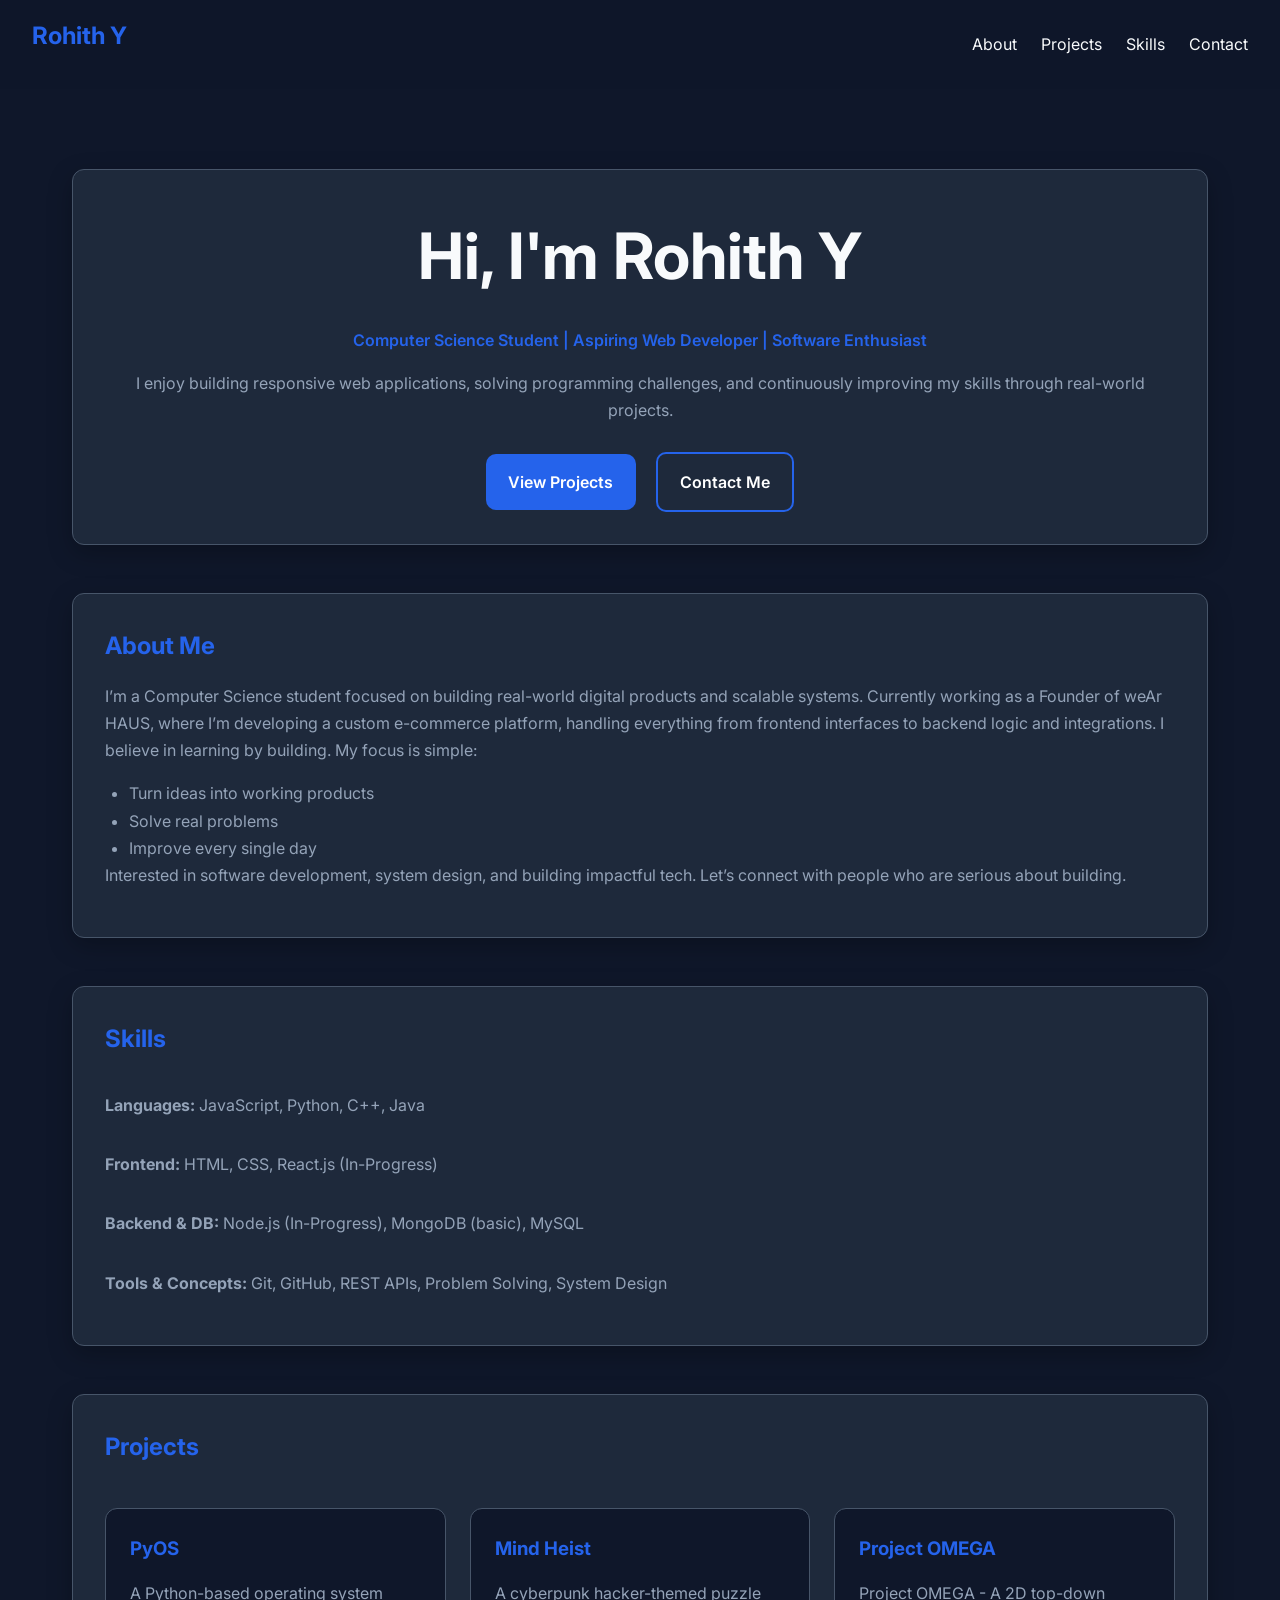
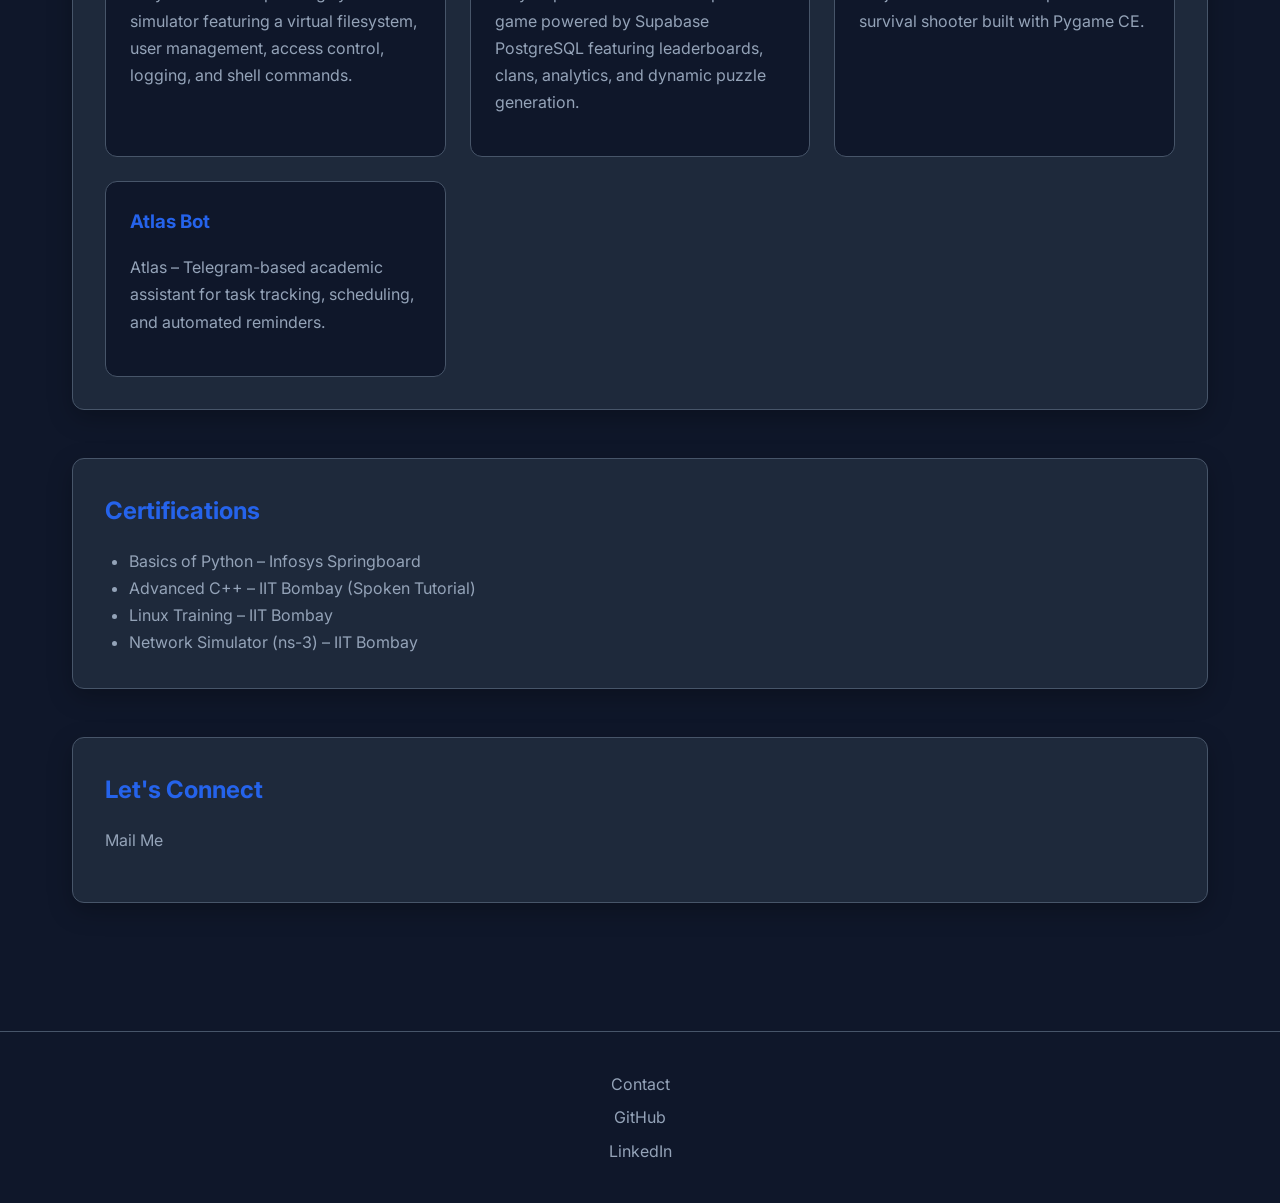
<file: semantic-portfolio/index.html>
<!doctype html>
<html lang="en">
  <head>
    <meta charset="UTF-8" />
    <meta name="viewport" content="width=device-width, initial-scale=1.0" />
    <title>Rohith Y | Web Developer Portfolio</title>
    <meta
      name="description"
      content="Portfolio of Rohith Y, a Computer Science student and aspiring Web Developer showcasing projects, skills, and achievements."
    />
    <meta name="author" content="Rohith Y" />
    <link rel="stylesheet" href="assets/css/style.css" />
    <!-- Favicon will be added later -->
    <!--<link rel="icon" href="assets/icons/favicon.ico" type="image/x-icon">-->
  </head>

  <body>
    <a href="#main-content" class="skip-link"> Skip to main content </a>
    <header>
      <h2>
        <a href="index.html" aria-current="page">Rohith Y</a>
      </h2>
      <nav aria-label="Primary Navigation">
        <ul>
          <li><a href="about.html">About</a></li>
          <li><a href="projects.html">Projects</a></li>
          <li><a href="skills.html">Skills</a></li>
          <li><a href="contact.html">Contact</a></li>
        </ul>
      </nav>
    </header>
    <main id="main-content">
      <section id="hero">
        <h1>Hi, I'm Rohith Y</h1>
        <p>
          Computer Science Student | Aspiring Web Developer | Software
          Enthusiast
        </p>
        <p>
          I enjoy building responsive web applications, solving programming
          challenges, and continuously improving my skills through real-world
          projects.
        </p>
        <a href="projects.html">View Projects</a>
        <a href="contact.html">Contact Me</a>
      </section>
      <hr />
      <section id="about">
        <h2>About Me</h2>
        <p>
          I’m a Computer Science student focused on building real-world digital
          products and scalable systems. Currently working as a Founder of weAr
          HAUS, where I’m developing a custom e-commerce platform, handling
          everything from frontend interfaces to backend logic and integrations.
          I believe in learning by building. My focus is simple:
        </p>
        <ul>
          <li>Turn ideas into working products</li>
          <li>Solve real problems</li>
          <li>Improve every single day</li>
        </ul>
        <p>
          Interested in software development, system design, and building
          impactful tech. Let’s connect with people who are serious about
          building.
        </p>
      </section>
      <hr />
      <section id="skills">
        <h2>Skills</h2>
        <p><strong>Languages:</strong> JavaScript, Python, C++, Java</p>
        <p><strong>Frontend:</strong> HTML, CSS, React.js (In-Progress)</p>
        <p>
          <strong>Backend & DB:</strong> Node.js (In-Progress), MongoDB (basic),
          MySQL
        </p>
        <p>
          <strong>Tools & Concepts:</strong> Git, GitHub, REST APIs, Problem
          Solving, System Design
        </p>
      </section>
      <hr />
      <section id="projects">
        <h2>Projects</h2>
        <article>
          <h3>PyOS</h3>
          <p>
            A Python-based operating system simulator featuring a virtual
            filesystem, user management, access control, logging, and shell
            commands.
          </p>
        </article>
        <article>
          <h3>Mind Heist</h3>
          <p>
            A cyberpunk hacker-themed puzzle game powered by Supabase PostgreSQL
            featuring leaderboards, clans, analytics, and dynamic puzzle
            generation.
          </p>
        </article>
        <article>
          <h3>Project OMEGA</h3>
          <p>
            Project OMEGA - A 2D top-down survival shooter built with Pygame CE.
          </p>
        </article>
        <article>
          <h3>Atlas Bot</h3>
          <p>
            Atlas – Telegram-based academic assistant for task tracking,
            scheduling, and automated reminders.
          </p>
        </article>
      </section>
      <hr />
      <section id="certifications">
        <h2>Certifications</h2>
        <ul>
          <li>Basics of Python – Infosys Springboard</li>
          <li>Advanced C++ – IIT Bombay (Spoken Tutorial)</li>
          <li>Linux Training – IIT Bombay</li>
          <li>Network Simulator (ns-3) – IIT Bombay</li>
        </ul>
      </section>
      <hr />
      <section id="contact">
        <h2>Let's Connect</h2>
        <p>
          <a href="mailto:cyberrohith07@gmail.com">Mail Me</a>
        </p>
      </section>
      <hr />
    </main>
    <footer>
      <p><a href="mailto:cyberrohith07@gmail.com">Contact</a></p>
      <p>
        <a
          href="https://github.com/r0-vex"
          target="_blank"
          rel="noopener noreferrer"
          >GitHub</a
        >
      </p>
      <p>
        <a
          href="https://www.linkedin.com/in/cyberrohith/"
          target="_blank"
          rel="noopener noreferrer"
          >LinkedIn</a
        >
      </p>
    </footer>
  </body>
</html>
</file>
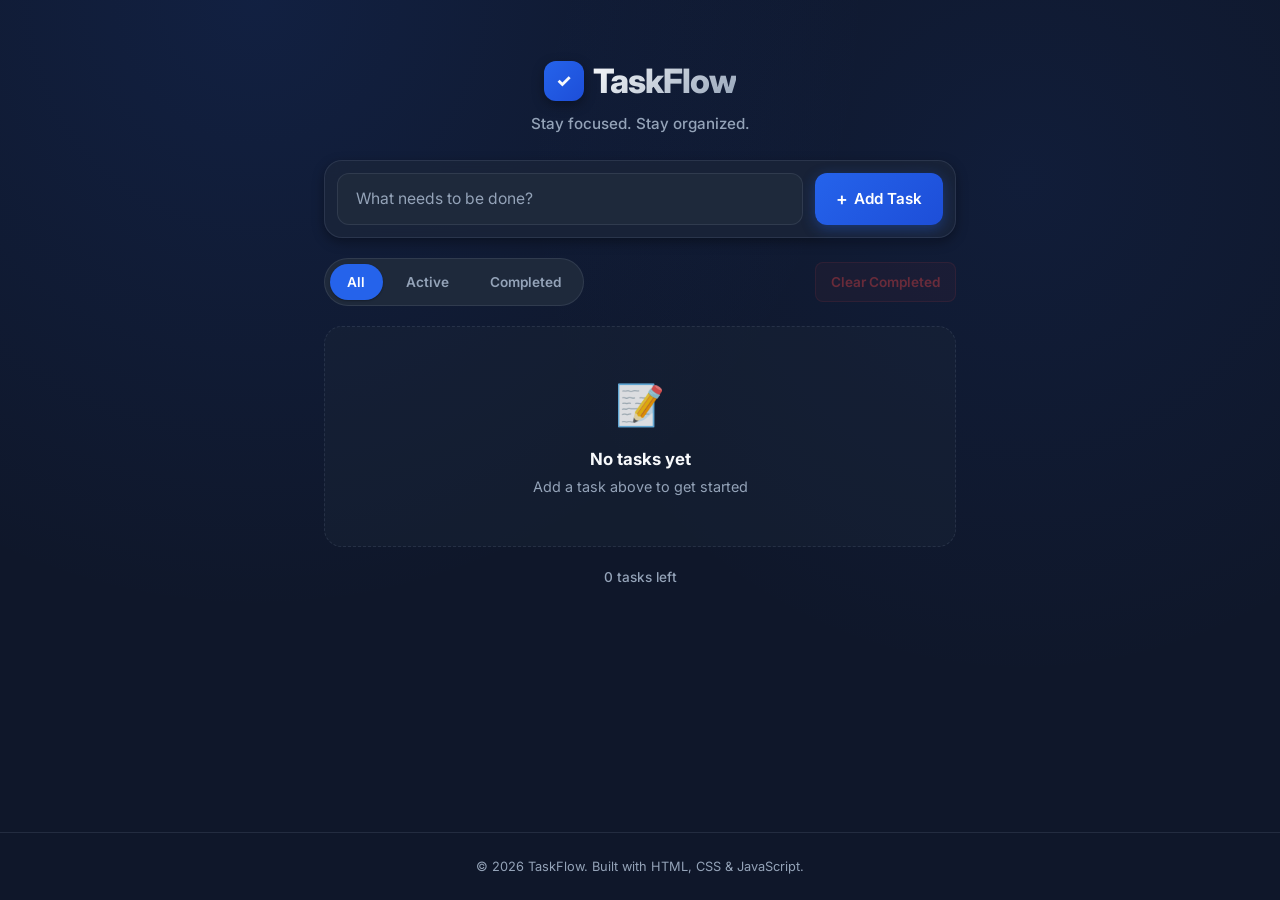
<file: todo-app/index.html>
<!DOCTYPE html>
<html lang="en">
<head>
  <meta charset="UTF-8" />
  <meta name="viewport" content="width=device-width, initial-scale=1.0" />
  <meta name="description" content="A modern, dark-themed to-do list application to organize your tasks efficiently. Built with HTML5, CSS3, and Vanilla JavaScript." />
  <meta name="theme-color" content="#0F172A" />
  <title>TaskFlow — Modern To-Do List App</title>
  <link rel="preconnect" href="https://fonts.googleapis.com">
  <link rel="preconnect" href="https://fonts.gstatic.com" crossorigin>
  <link href="https://fonts.googleapis.com/css2?family=Inter:wght@400;500;600;700;800&display=swap" rel="stylesheet">
  <link rel="stylesheet" href="assets/css/style.css" />
</head>
<body>
  <a href="#main-content" class="skip-link">Skip to main content</a>

  <header class="app-header">
    <div class="header-inner">
      <div class="brand">
        <span class="brand-icon" aria-hidden="true">✓</span>
        <h1 class="brand-title">TaskFlow</h1>
      </div>
      <p class="brand-subtitle">Stay focused. Stay organized.</p>
    </div>
  </header>

  <main id="main-content" class="app-main">
    <section class="task-input-section" aria-labelledby="add-task-heading">
      <h2 id="add-task-heading" class="visually-hidden">Add a new task</h2>
      <form id="task-form" class="task-form" autocomplete="off">
        <div class="input-wrapper">
          <label for="task-input" class="visually-hidden">Task description</label>
          <input
            type="text"
            id="task-input"
            name="task-input"
            class="task-input"
            placeholder="What needs to be done?"
            maxlength="200"
            required
          />
        </div>
        <button type="submit" class="btn btn-primary" id="add-btn">
          <span class="btn-icon" aria-hidden="true">+</span>
          <span>Add Task</span>
        </button>
      </form>
    </section>

    <section class="filters-section" aria-labelledby="filters-heading">
      <h2 id="filters-heading" class="visually-hidden">Filter tasks</h2>
      <div class="filters-wrapper">
        <div class="filter-buttons" role="group" aria-label="Task filters">
          <button type="button" class="filter-btn active" data-filter="all">All</button>
          <button type="button" class="filter-btn" data-filter="active">Active</button>
          <button type="button" class="filter-btn" data-filter="completed">Completed</button>
        </div>
        <button type="button" class="btn btn-danger-ghost" id="clear-completed-btn">
          Clear Completed
        </button>
      </div>
    </section>

    <section class="task-list-section" aria-labelledby="task-list-heading">
      <h2 id="task-list-heading" class="visually-hidden">Your tasks</h2>

      <ul class="task-list" id="task-list" aria-live="polite"></ul>

      <div class="empty-state" id="empty-state">
        <div class="empty-state-icon" aria-hidden="true">📝</div>
        <p class="empty-state-title">No tasks yet</p>
        <p class="empty-state-subtitle">Add a task above to get started</p>
      </div>
    </section>

    <section class="counter-section" aria-live="polite">
      <p class="task-counter" id="task-counter">0 tasks left</p>
    </section>
  </main>

  <footer class="app-footer">
    <p>&copy; <span id="current-year"></span> TaskFlow. Built with HTML, CSS &amp; JavaScript.</p>
  </footer>

  <script src="assets/js/app.js"></script>
</body>
</html>
</file>
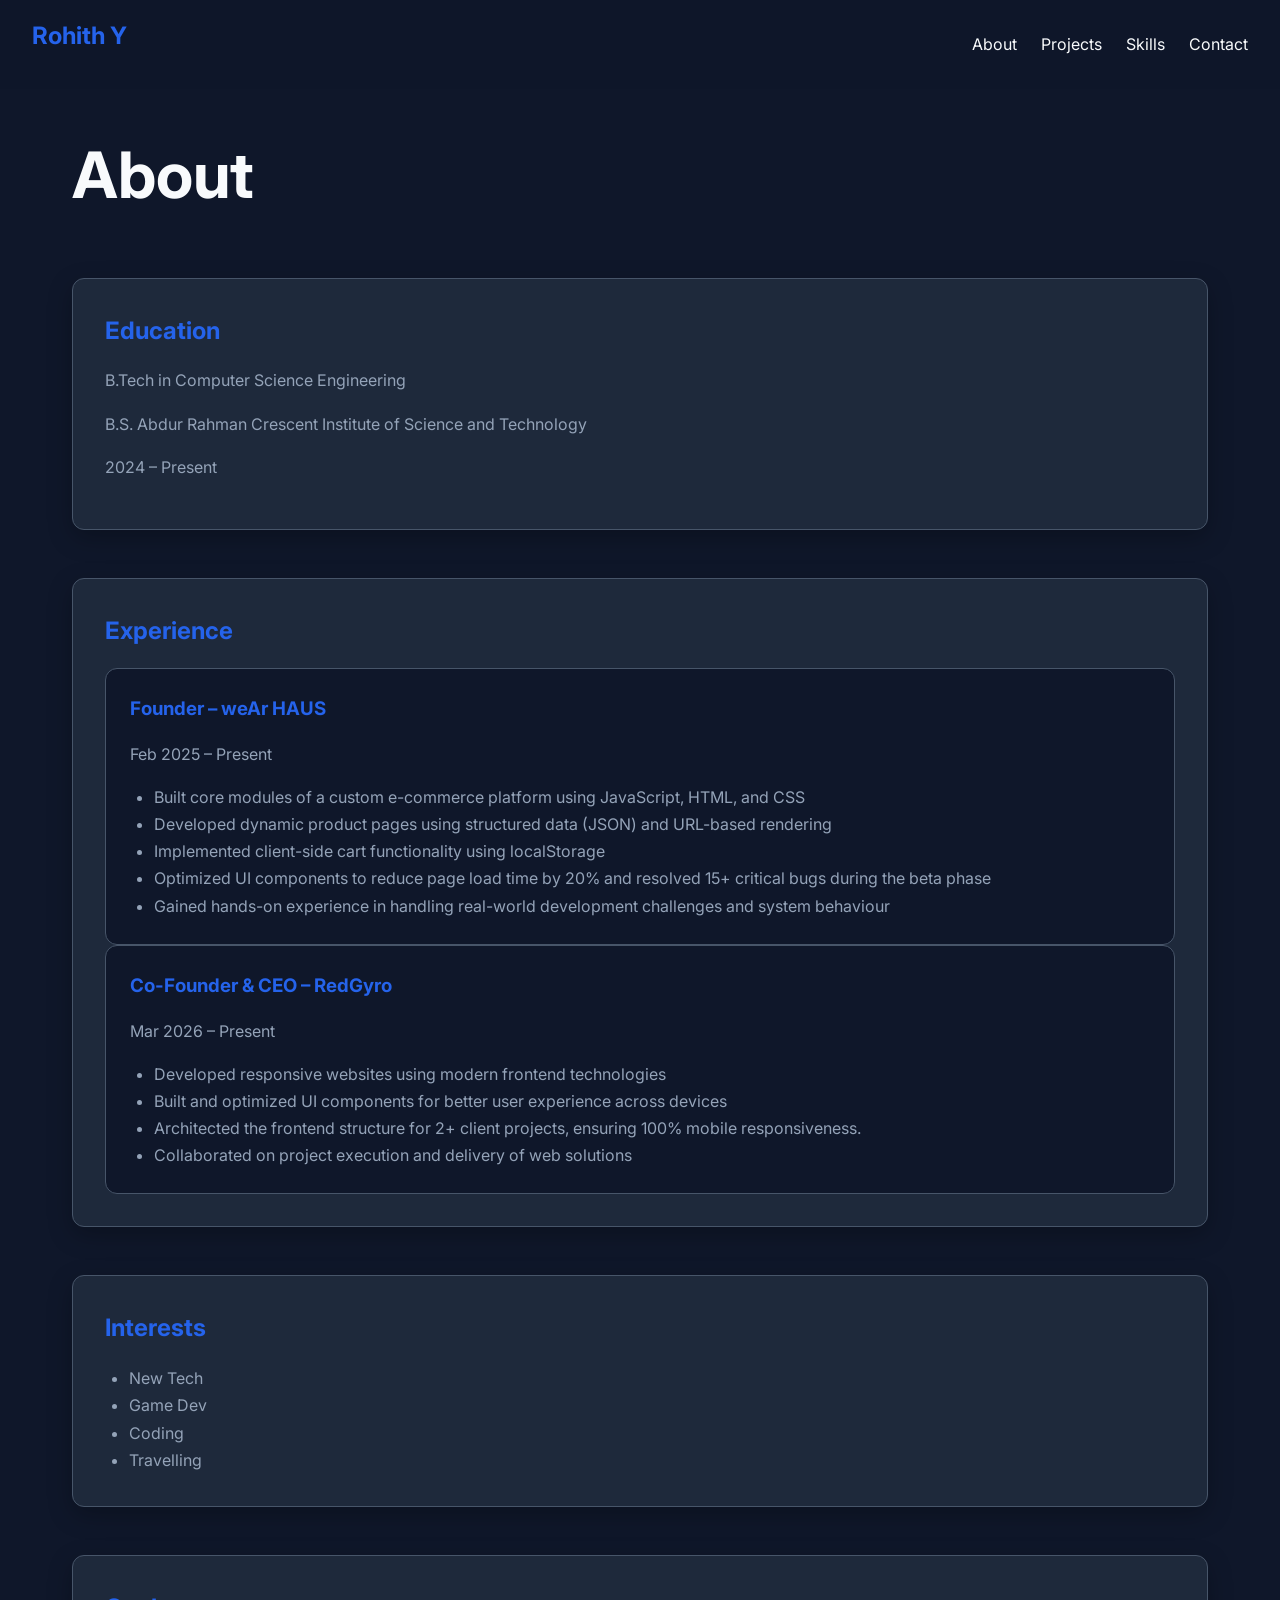
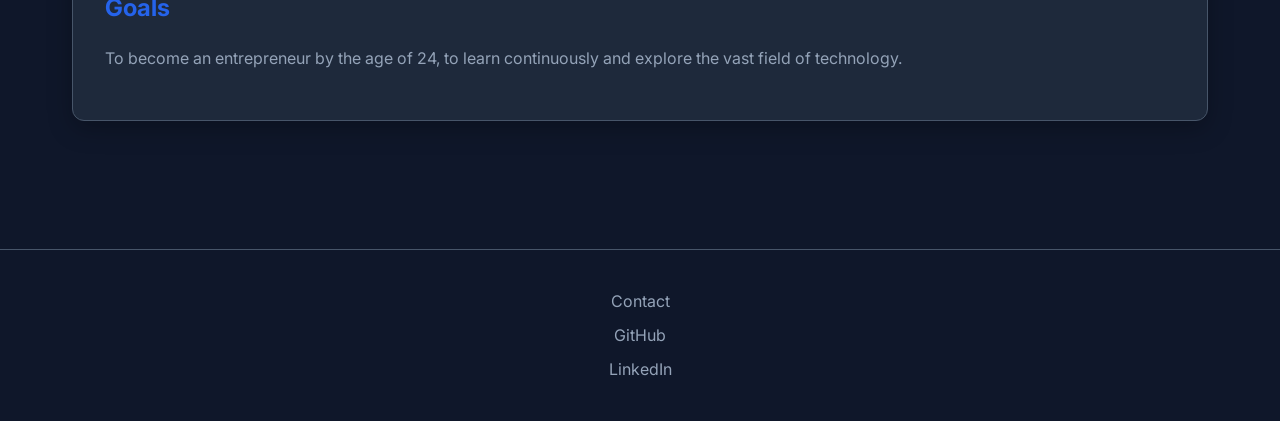
<file: semantic-portfolio/about.html>
<!doctype html>
<html lang="en">
  <head>
    <meta charset="UTF-8" />
    <meta name="viewport" content="width=device-width, initial-scale=1.0" />
    <title>About | Rohith Y</title>
    <meta
      name="description"
      content="Portfolio of Rohith Y, a Computer Science student and aspiring Web Developer showcasing projects, skills, and achievements."
    />
    <meta name="author" content="Rohith Y" />
    <link rel="stylesheet" href="assets/css/style.css" />
    <!-- Favicon will be added later -->
    <!--<link rel="icon" href="assets/icons/favicon.ico" type="image/x-icon">-->
  </head>

  <body>
    <a href="#main-content" class="skip-link"> Skip to main content </a>
    <header>
      <h2>
        <a href="index.html">Rohith Y</a>
      </h2>
      <nav aria-label="Primary Navigation">
        <ul>
          <li><a href="about.html" aria-current="page">About</a></li>
          <li><a href="projects.html">Projects</a></li>
          <li><a href="skills.html">Skills</a></li>
          <li><a href="contact.html">Contact</a></li>
        </ul>
      </nav>
    </header>
    <main id="main-content">
      <h1>About</h1>
      <section id="education">
        <h2>Education</h2>
        <p>B.Tech in Computer Science Engineering</p>
        <p>B.S. Abdur Rahman Crescent Institute of Science and Technology</p>
        <p>2024 – Present</p>
      </section>
      <hr />
      <section id="experience">
        <h2>Experience</h2>
        <article id="wear-haus">
          <h3>Founder – weAr HAUS</h3>
          <p>Feb 2025 – Present</p>
          <ul>
            <li>
              Built core modules of a custom e-commerce platform using
              JavaScript, HTML, and CSS
            </li>
            <li>
              Developed dynamic product pages using structured data (JSON) and
              URL-based rendering
            </li>
            <li>
              Implemented client-side cart functionality using localStorage
            </li>
            <li>
              Optimized UI components to reduce page load time by 20% and
              resolved 15+ critical bugs during the beta phase
            </li>
            <li>
              Gained hands-on experience in handling real-world development
              challenges and system behaviour
            </li>
          </ul>
        </article>
        <article id="redgyro">
          <h3>Co-Founder & CEO – RedGyro</h3>
          <p>Mar 2026 – Present</p>
          <ul>
            <li>
              Developed responsive websites using modern frontend technologies
            </li>
            <li>
              Built and optimized UI components for better user experience
              across devices
            </li>
            <li>
              Architected the frontend structure for 2+ client projects,
              ensuring 100% mobile responsiveness.
            </li>
            <li>
              Collaborated on project execution and delivery of web solutions
            </li>
          </ul>
        </article>
      </section>
      <hr />
      <section id="interests">
        <h2>Interests</h2>
        <ul>
          <li>New Tech</li>
          <li>Game Dev</li>
          <li>Coding</li>
          <li>Travelling</li>
        </ul>
        <hr />
      </section>
      <section id="goals">
        <h2>Goals</h2>
        <p>
          To become an entrepreneur by the age of 24, to learn continuously and
          explore the vast field of technology.
        </p>
        <hr />
      </section>
    </main>
    <footer>
      <p><a href="mailto:cyberrohith07@gmail.com">Contact</a></p>
      <p>
        <a
          href="https://github.com/r0-vex"
          target="_blank"
          rel="noopener noreferrer"
          >GitHub</a
        >
      </p>
      <p>
        <a
          href="https://www.linkedin.com/in/cyberrohith/"
          target="_blank"
          rel="noopener noreferrer"
          >LinkedIn</a
        >
      </p>
    </footer>
  </body>
</html>
</file>
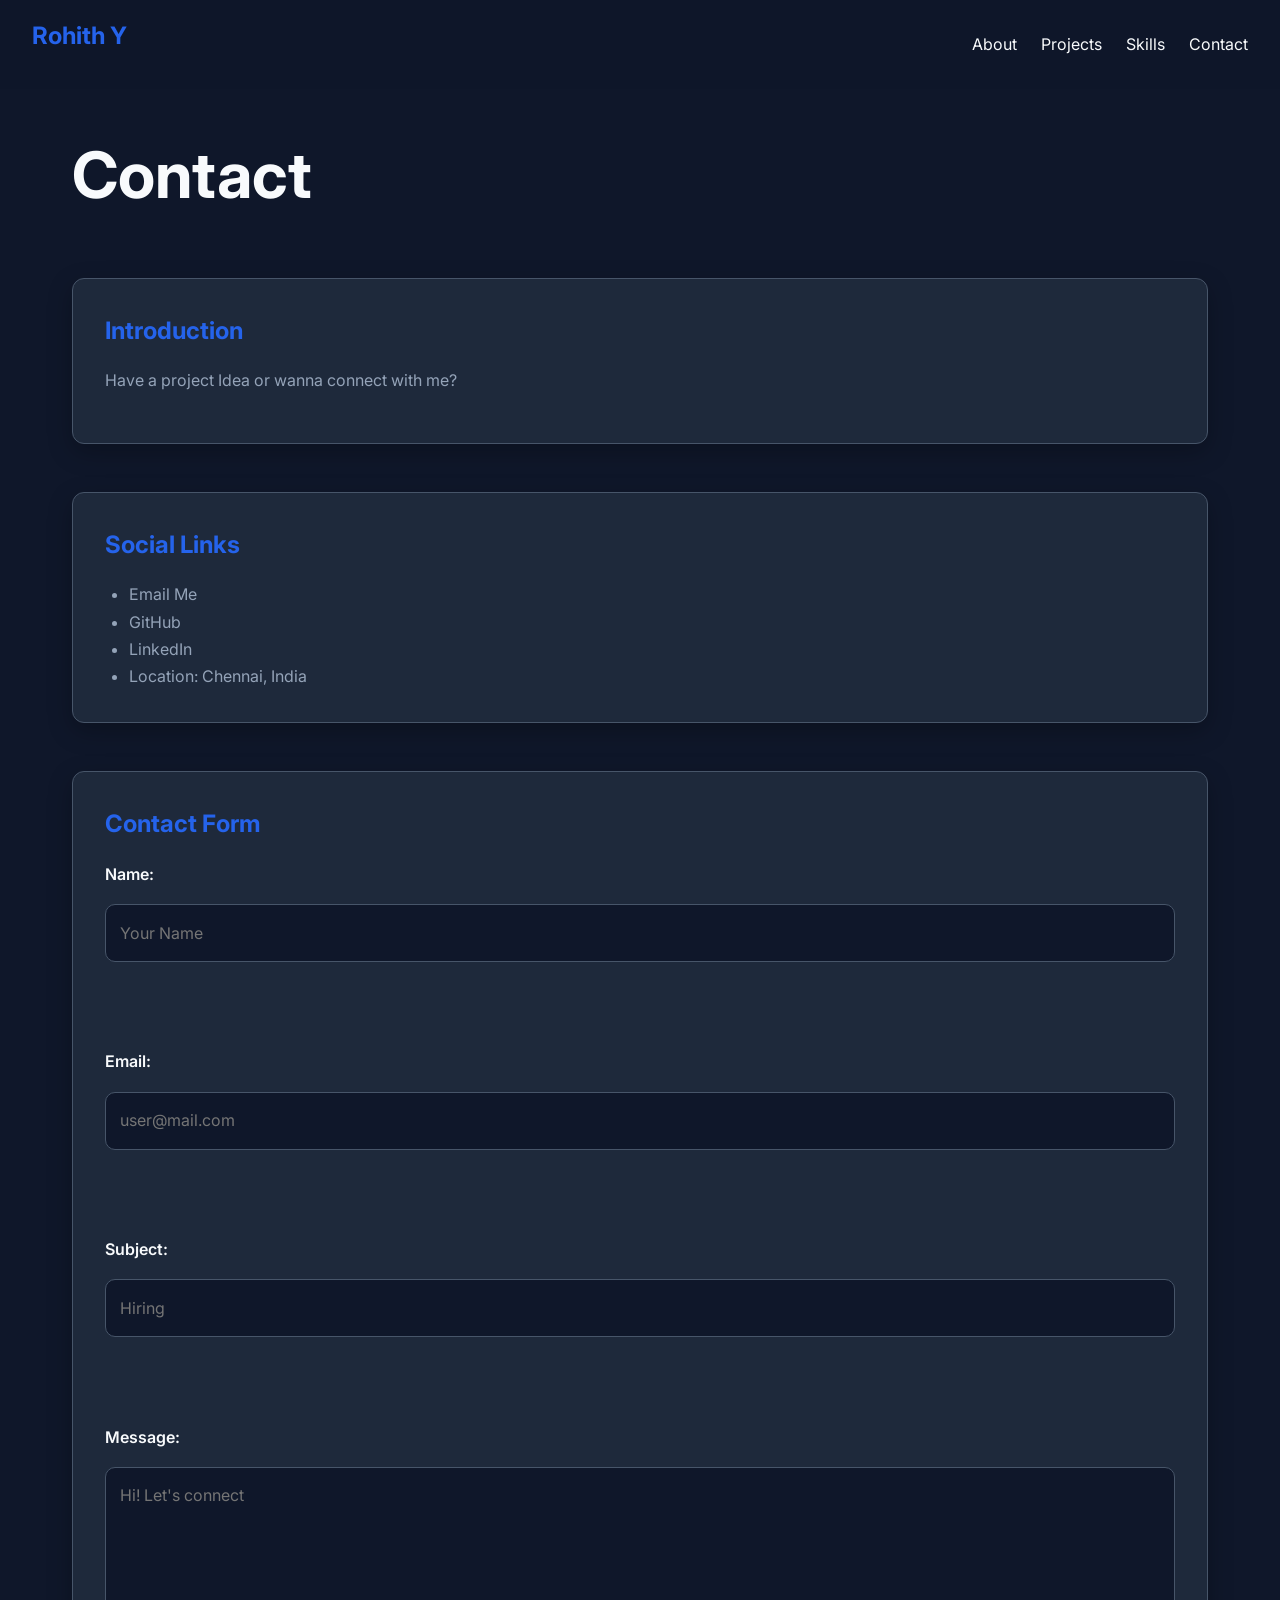
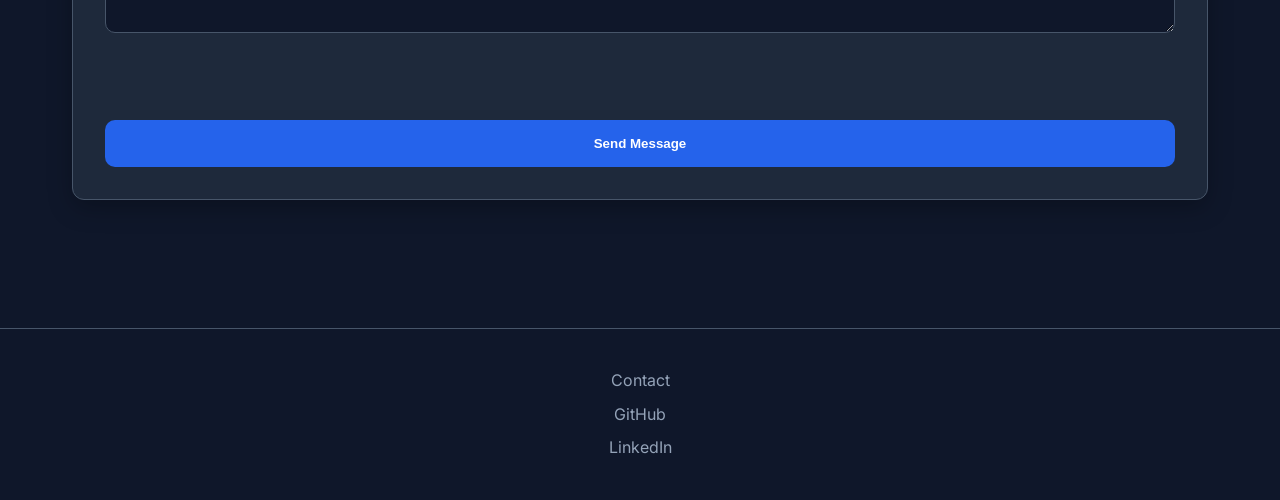
<file: semantic-portfolio/contact.html>
<!doctype html>
<html lang="en">
  <head>
    <meta charset="UTF-8" />
    <meta name="viewport" content="width=device-width, initial-scale=1.0" />
    <title>Contact | Rohith Y</title>
    <meta
      name="description"
      content="Get in touch with Rohith Y for collaborations, internships, or software development opportunities."
    />
    <meta name="author" content="Rohith Y" />
    <link rel="stylesheet" href="assets/css/style.css" />
    <!-- Favicon will be added later -->
    <!--<link rel="icon" href="assets/icons/favicon.ico" type="image/x-icon">-->
  </head>

  <body>
    <a href="#main-content" class="skip-link"> Skip to main content </a>
    <header>
      <h2>
        <a href="index.html">Rohith Y</a>
      </h2>
      <nav aria-label="Primary Navigation">
        <ul>
          <li><a href="about.html">About</a></li>
          <li><a href="projects.html">Projects</a></li>
          <li><a href="skills.html">Skills</a></li>
          <li><a href="contact.html" aria-current="page">Contact</a></li>
        </ul>
      </nav>
    </header>
    <main id="main-content">
      <h1>Contact</h1>
      <section id="intro">
        <h2>Introduction</h2>
        <p>Have a project Idea or wanna connect with me?</p>
        <hr />
      </section>
      <section id="links">
        <h2>Social Links</h2>
        <ul>
          <li><a href="mailto:cyberrohith07@gmail.com">Email Me</a></li>
          <li>
            <a
              href="https://github.com/r0-vex"
              target="_blank"
              rel="noopener noreferrer"
              >GitHub</a
            >
          </li>
          <li>
            <a
              href="https://www.linkedin.com/in/cyberrohith/"
              target="_blank"
              rel="noopener noreferrer"
              >LinkedIn</a
            >
          </li>
          <li>Location: Chennai, India</li>
        </ul>
        <hr />
      </section>
      <section id="contact-form">
        <!--doesn't have functionality yet just semantic-->
        <h2>Contact Form</h2>
        <form action="thankyou.html">
          <label for="name">Name: </label>
          <input
            id="name"
            name="name"
            type="text"
            placeholder="Your Name"
            required
          /><br /><br />
          <label for="mail">Email: </label>
          <input
            id="mail"
            name="mail"
            type="email"
            placeholder="user@mail.com"
            required
          /><br /><br />
          <label for="subject">Subject: </label>
          <input
            id="subject"
            name="subject"
            type="text"
            placeholder="Hiring"
            required
          />
          <br /><br />
          <label for="message">Message: </label>
          <textarea
            id="message"
            rows="5"
            cols="30"
            name="message"
            placeholder="Hi! Let's connect"
            required
          ></textarea
          ><br /><br />
          <button type="submit">Send Message</button>
        </form>
        <hr />
      </section>
    </main>
    <footer>
      <p><a href="mailto:cyberrohith07@gmail.com">Contact</a></p>
      <p>
        <a
          href="https://github.com/r0-vex"
          target="_blank"
          rel="noopener noreferrer"
          >GitHub</a
        >
      </p>
      <p>
        <a
          href="https://www.linkedin.com/in/cyberrohith/"
          target="_blank"
          rel="noopener noreferrer"
          >LinkedIn</a
        >
      </p>
    </footer>
  </body>
</html>
</file>
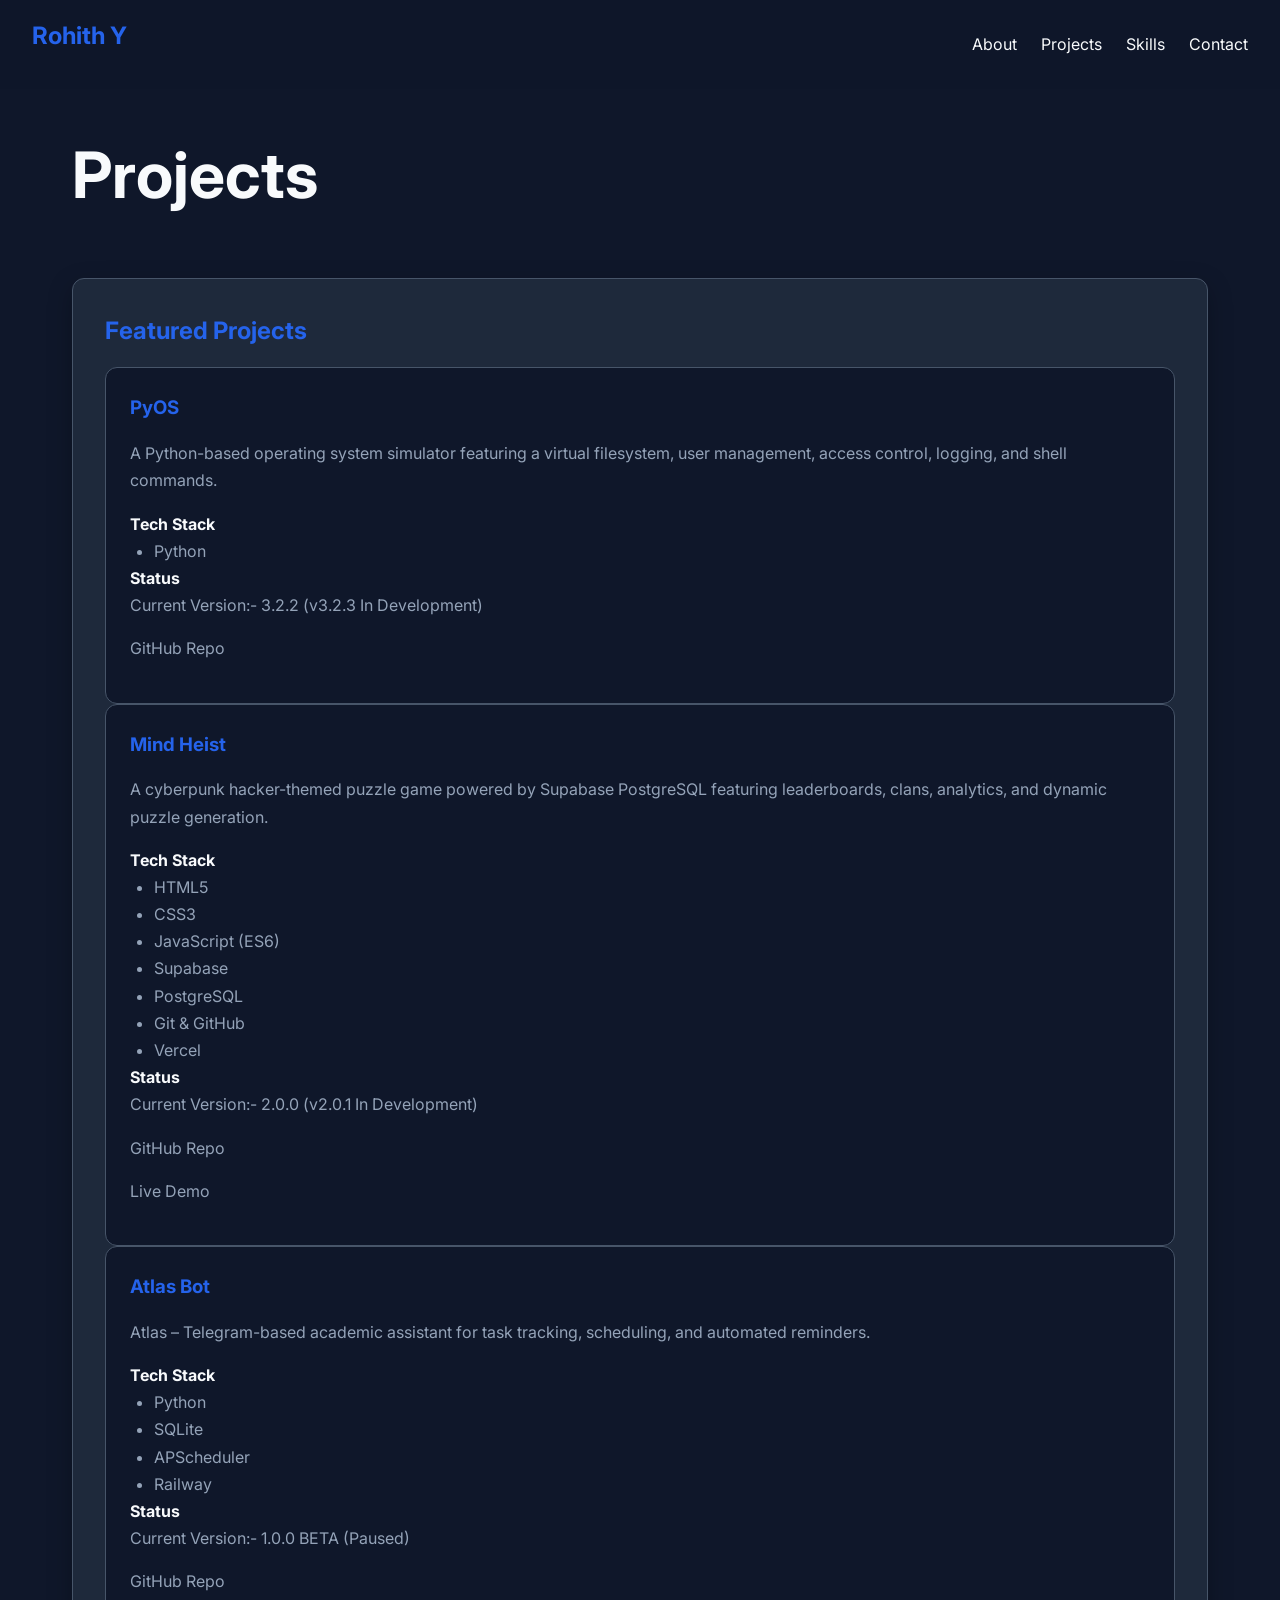
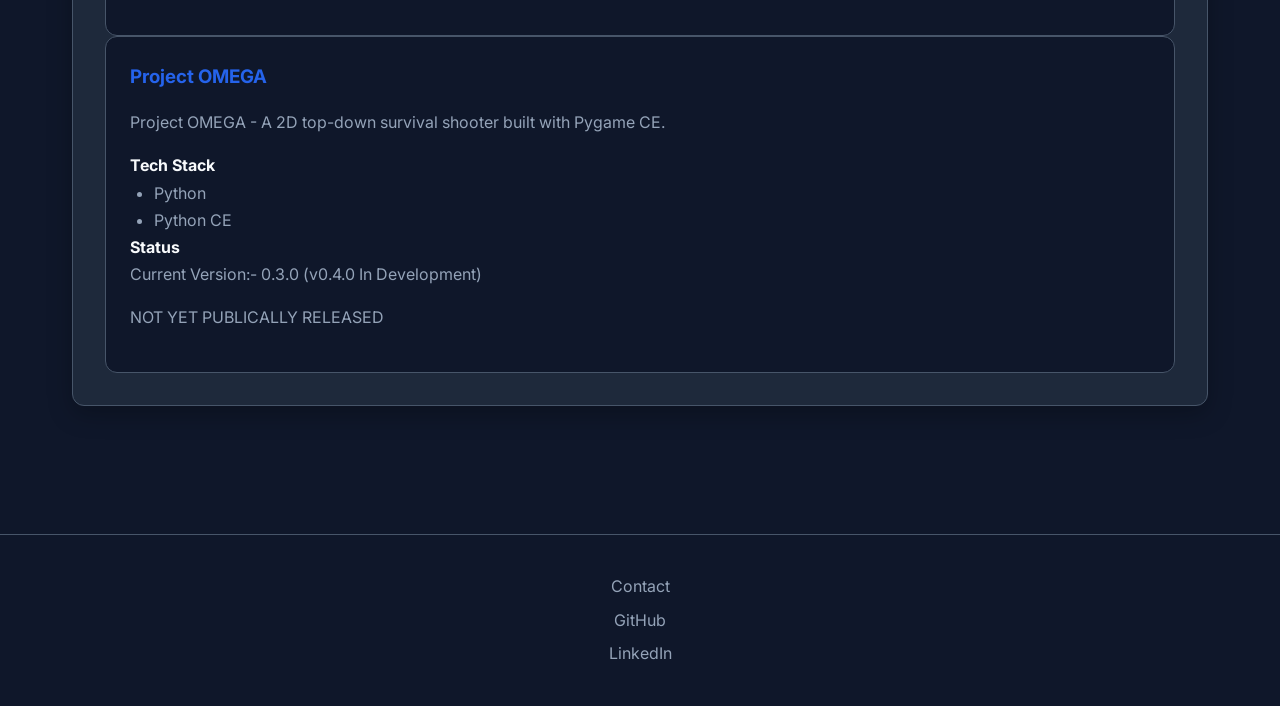
<file: semantic-portfolio/projects.html>
<!doctype html>
<html lang="en">
  <head>
    <meta charset="UTF-8" />
    <meta name="viewport" content="width=device-width, initial-scale=1.0" />
    <title>Projects | Rohith Y</title>
    <meta
      name="description"
      content="Explore Rohith Y's software development projects including Project OMEGA, Mind Heist, PyOS, and Atlas Bot."
    />
    <meta name="author" content="Rohith Y" />
    <link rel="stylesheet" href="assets/css/style.css" />
    <!-- Favicon will be added later -->
    <!--<link rel="icon" href="assets/icons/favicon.ico" type="image/x-icon">-->
  </head>

  <body>
    <a href="#main-content" class="skip-link"> Skip to main content </a>
    <header>
      <h2>
        <a href="index.html">Rohith Y</a>
      </h2>
      <nav aria-label="Primary Navigation">
        <ul>
          <li><a href="about.html">About</a></li>
          <li><a href="projects.html" aria-current="page">Projects</a></li>
          <li><a href="skills.html">Skills</a></li>
          <li><a href="contact.html">Contact</a></li>
        </ul>
      </nav>
    </header>
    <main id="main-content">
      <h1>Projects</h1>
      <section>
        <h2>Featured Projects</h2>
        <article id="pyos">
          <h3>PyOS</h3>
          <p>
            A Python-based operating system simulator featuring a virtual
            filesystem, user management, access control, logging, and shell
            commands.
          </p>
          <h4>Tech Stack</h4>
          <ul>
            <li>Python</li>
          </ul>
          <h4>Status</h4>
          <p>Current Version:- 3.2.2 (v3.2.3 In Development)</p>
          <p>
            <a
              href="https://github.com/r0-vex/PyOS"
              target="_blank"
              rel="noopener noreferrer"
              >GitHub Repo</a
            >
          </p>
          <hr />
        </article>
        <article id="mindheist">
          <h3>Mind Heist</h3>
          <p>
            A cyberpunk hacker-themed puzzle game powered by Supabase PostgreSQL
            featuring leaderboards, clans, analytics, and dynamic puzzle
            generation.
          </p>
          <h4>Tech Stack</h4>
          <ul>
            <li>HTML5</li>
            <li>CSS3</li>
            <li>JavaScript (ES6)</li>
            <li>Supabase</li>
            <li>PostgreSQL</li>
            <li>Git & GitHub</li>
            <li>Vercel</li>
          </ul>
          <h4>Status</h4>
          <p>Current Version:- 2.0.0 (v2.0.1 In Development)</p>
          <p>
            <a
              href="https://github.com/r0-vex/Mind-Heist"
              target="_blank"
              rel="noopener noreferrer"
              >GitHub Repo</a
            >
          </p>
          <p>
            <a
              href="https://mindheist-puzzle.vercel.app/"
              target="_blank"
              rel="noopener noreferrer"
              >Live Demo</a
            >
          </p>
          <hr />
        </article>
        <article id="atlasbot">
          <h3>Atlas Bot</h3>
          <p>
            Atlas – Telegram-based academic assistant for task tracking,
            scheduling, and automated reminders.
          </p>
          <h4>Tech Stack</h4>
          <ul>
            <li>Python</li>
            <li>SQLite</li>
            <li>APScheduler</li>
            <li>Railway</li>
          </ul>
          <h4>Status</h4>
          <p>Current Version:- 1.0.0 BETA (Paused)</p>
          <p>
            <a
              href="https://github.com/r0-vex/atlas-bot"
              target="_blank"
              rel="noopener noreferrer"
              >GitHub Repo</a
            >
          </p>
          <hr />
        </article>
        <article id="projectomega">
          <h3>Project OMEGA</h3>
          <p>
            Project OMEGA - A 2D top-down survival shooter built with Pygame CE.
          </p>
          <h4>Tech Stack</h4>
          <ul>
            <li>Python</li>
            <li>Python CE</li>
          </ul>
          <h4>Status</h4>
          <p>Current Version:- 0.3.0 (v0.4.0 In Development)</p>
          <p>NOT YET PUBLICALLY RELEASED</p>
          <hr />
        </article>
      </section>
    </main>
    <footer>
      <p><a href="mailto:cyberrohith07@gmail.com">Contact</a></p>
      <p>
        <a
          href="https://github.com/r0-vex"
          target="_blank"
          rel="noopener noreferrer"
          >GitHub</a
        >
      </p>
      <p>
        <a
          href="https://www.linkedin.com/in/cyberrohith/"
          target="_blank"
          rel="noopener noreferrer"
          >LinkedIn</a
        >
      </p>
    </footer>
  </body>
</html>
</file>
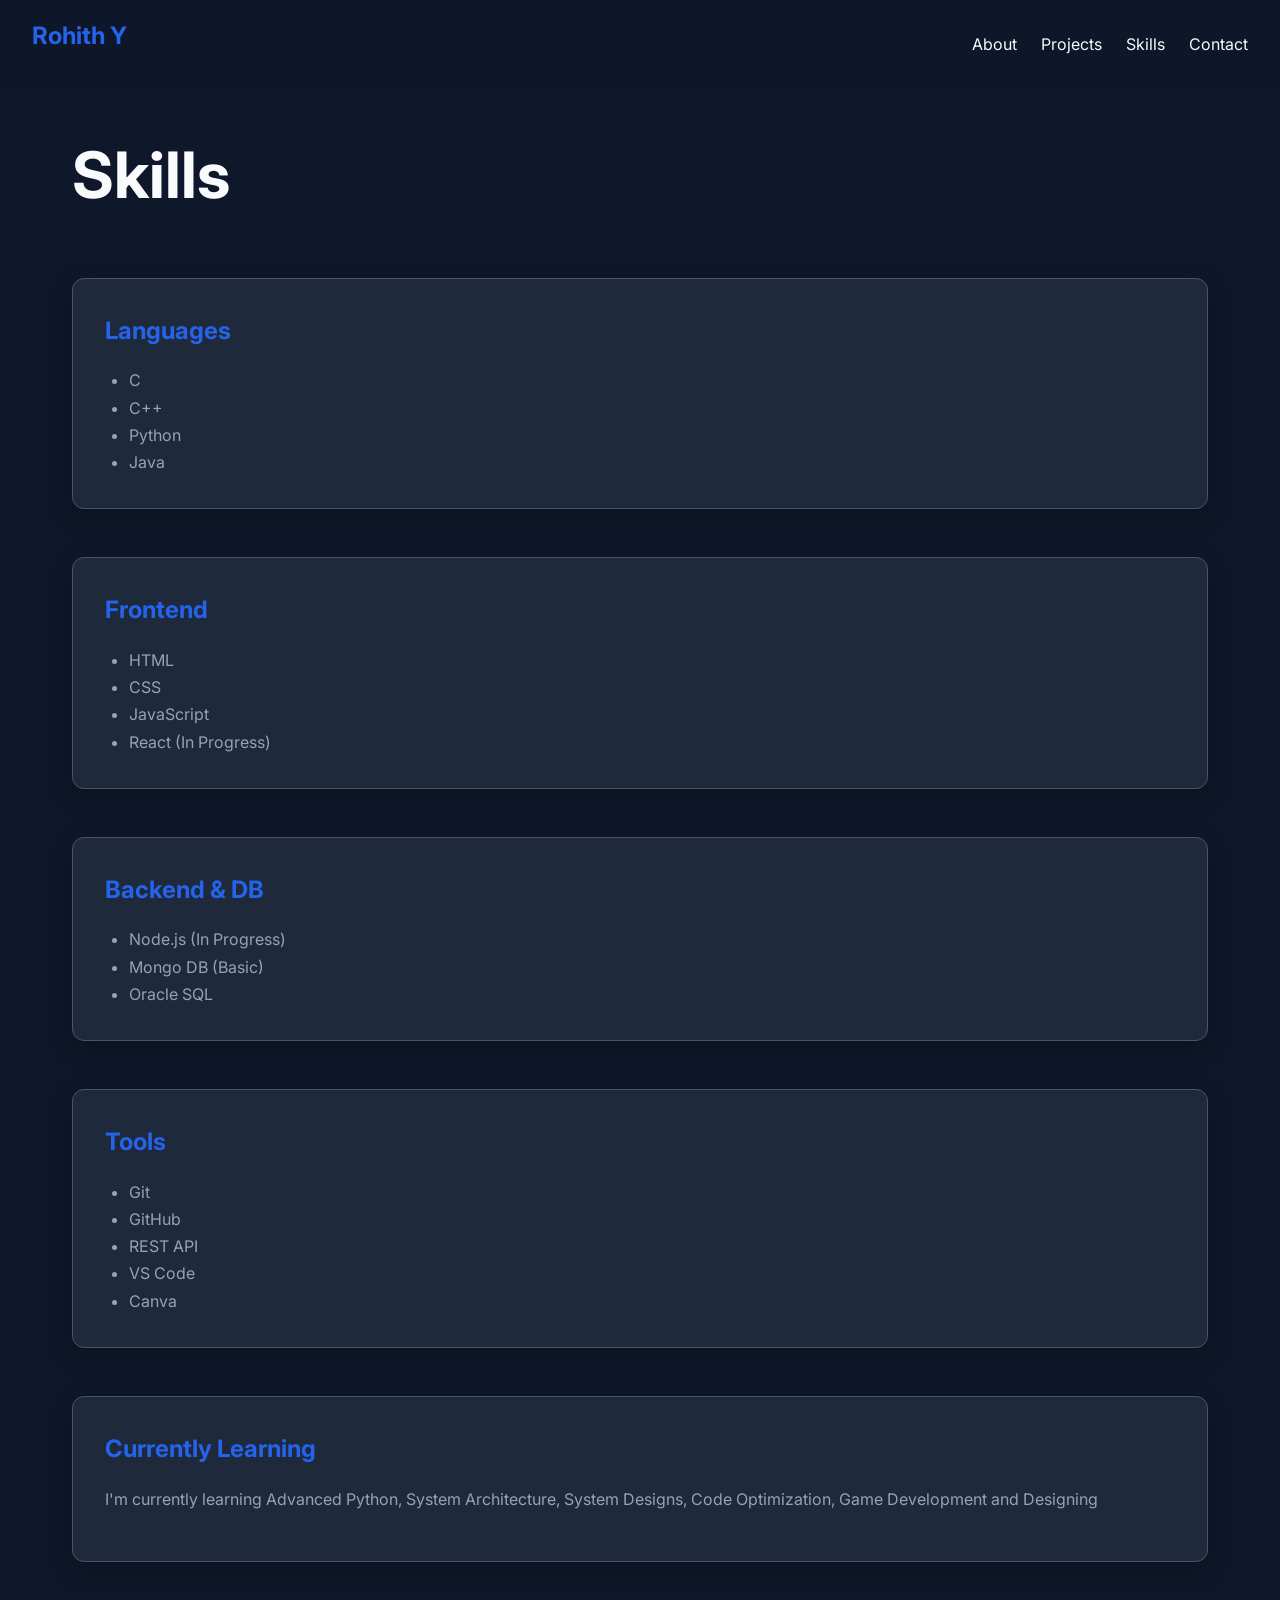
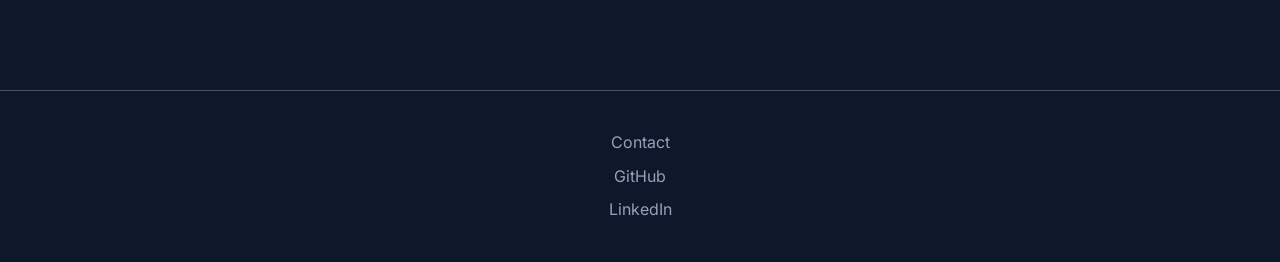
<file: semantic-portfolio/skills.html>
<!doctype html>
<html lang="en">
  <head>
    <meta charset="UTF-8" />
    <meta name="viewport" content="width=device-width, initial-scale=1.0" />
    <title>Skills | Rohith Y</title>
    <meta
      name="description"
      content="Technical skills including HTML, CSS, JavaScript, Python, Java, React, Node.js, Git, and databases."
    />
    <meta name="author" content="Rohith Y" />
    <link rel="stylesheet" href="assets/css/style.css" />
    <!-- Favicon will be added later -->
    <!--<link rel="icon" href="assets/icons/favicon.ico" type="image/x-icon">-->
  </head>

  <body>
    <a href="#main-content" class="skip-link"> Skip to main content </a>
    <header>
      <h2>
        <a href="index.html">Rohith Y</a>
      </h2>
      <nav aria-label="Primary Navigation">
        <ul>
          <li><a href="about.html">About</a></li>
          <li><a href="projects.html">Projects</a></li>
          <li><a href="skills.html" aria-current="page">Skills</a></li>
          <li><a href="contact.html">Contact</a></li>
        </ul>
      </nav>
    </header>
    <main id="main-content">
      <h1>Skills</h1>
      <section id="languages">
        <h2>Languages</h2>
        <ul>
          <li>C</li>
          <li>C++</li>
          <li>Python</li>
          <li>Java</li>
        </ul>
        <hr />
      </section>
      <section id="frontend">
        <h2>Frontend</h2>
        <ul>
          <li>HTML</li>
          <li>CSS</li>
          <li>JavaScript</li>
          <li>React (In Progress)</li>
        </ul>
        <hr />
      </section>
      <section id="backend-db">
        <h2>Backend & DB</h2>
        <ul>
          <li>Node.js (In Progress)</li>
          <li>Mongo DB (Basic)</li>
          <li>Oracle SQL</li>
        </ul>
        <hr />
      </section>
      <section id="tools">
        <h2>Tools</h2>
        <ul>
          <li>Git</li>
          <li>GitHub</li>
          <li>REST API</li>
          <li>VS Code</li>
          <li>Canva</li>
        </ul>
        <hr />
      </section>
      <section id="learning">
        <h2>Currently Learning</h2>
        <p>
          I'm currently learning Advanced Python, System Architecture, System
          Designs, Code Optimization, Game Development and Designing
        </p>
        <hr />
      </section>
    </main>
    <footer>
      <p><a href="mailto:cyberrohith07@gmail.com">Contact</a></p>
      <p>
        <a
          href="https://github.com/r0-vex"
          target="_blank"
          rel="noopener noreferrer"
          >GitHub</a
        >
      </p>
      <p>
        <a
          href="https://www.linkedin.com/in/cyberrohith/"
          target="_blank"
          rel="noopener noreferrer"
          >LinkedIn</a
        >
      </p>
    </footer>
  </body>
</html>
</file>
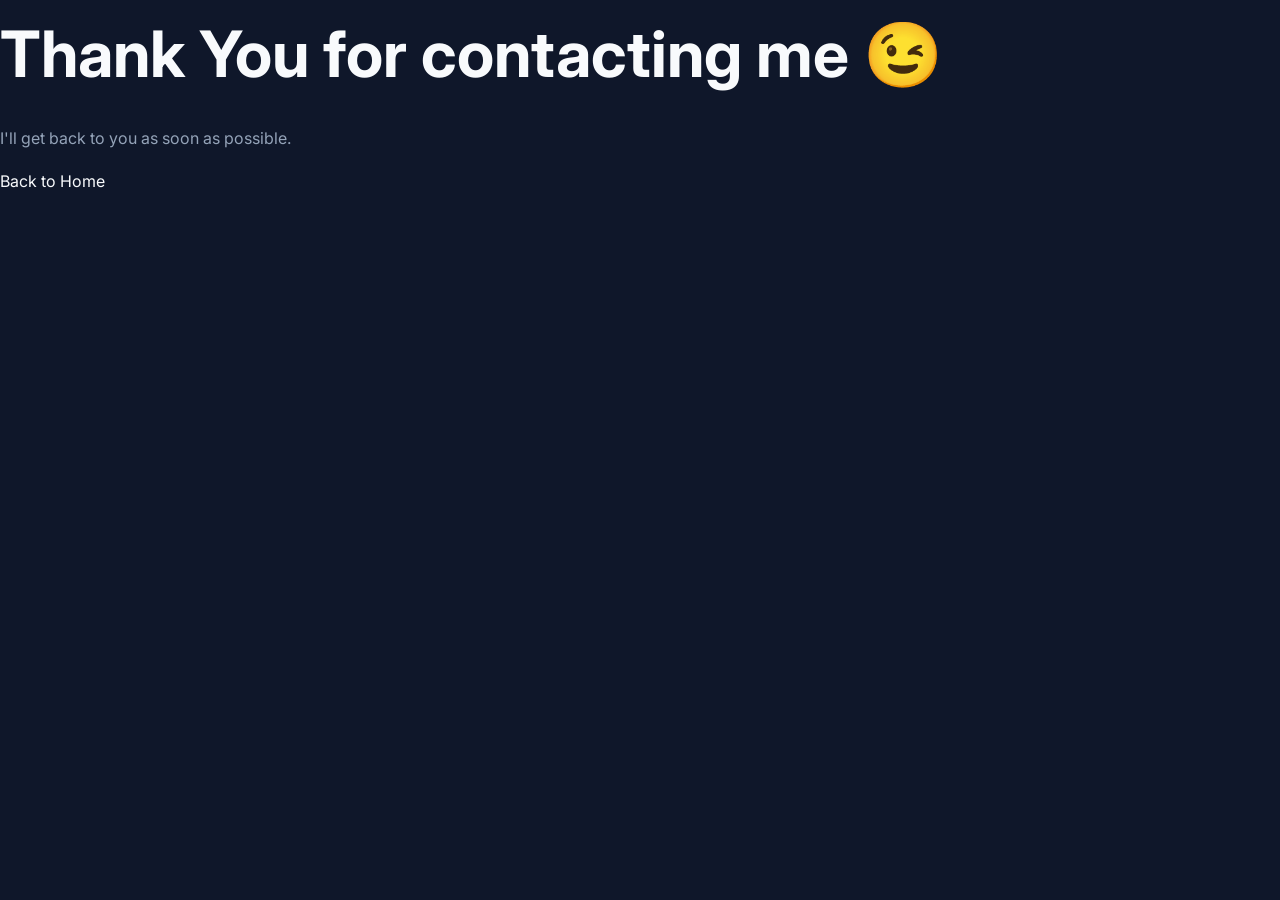
<file: semantic-portfolio/thankyou.html>
<!doctype html>
<html lang="en">
  <head>
    <meta charset="UTF-8" />
    <meta name="viewport" content="width=device-width, initial-scale=1.0" />
    <title>Contact</title>
    <meta
      name="description"
      content="Portfolio of Rohith Y, a Computer Science student and aspiring Web Developer showcasing projects, skills, and achievements."
    />
    <meta name="author" content="Rohith Y" />
    <link rel="stylesheet" href="assets/css/style.css" />
    <!-- Favicon will be added later -->
    <!--<link rel="icon" href="assets/icons/favicon.ico" type="image/x-icon">-->
  </head>

  <body>
    <h1>Thank You for contacting me 😉</h1>
    <p>I'll get back to you as soon as possible.</p>
    <a href="index.html"> Back to Home </a>
  </body>
</html>
</file>
<file: semantic-portfolio/assets/css/style.css>
/* Google Font */
@import url('https://fonts.googleapis.com/css2?family=Inter:wght@300;400;500;600;700&display=swap');

/* ================= VARIABLES ================= */

:root{
    --primary:#2563EB;
    --primary-hover:#1D4ED8;
    --background:#0F172A;
    --surface:#1E293B;
    --surface-light:#334155;
    --text:#F8FAFC;
    --text-secondary:#94A3B8;
    --border:#475569;
    --success:#22C55E;

    --radius:12px;

    --shadow:0 8px 24px rgba(0,0,0,.25);

    --transition:.3s ease;

    --max-width:1200px;
}

/* ================= RESET ================= */

*,
*::before,
*::after{
    margin:0;
    padding:0;
    box-sizing:border-box;
}

html{
    scroll-behavior:smooth;
}

body{
    font-family:"Inter",sans-serif;
    background:var(--background);
    color:var(--text);
    line-height:1.7;
}

img{
    max-width:100%;
    display:block;
}

a{
    color:inherit;
    text-decoration:none;
    transition:var(--transition);
}

ul{
    list-style:none;
}

/* ================= GLOBAL ================= */

main{
    max-width:var(--max-width);
    margin:auto;
    padding:2rem;
}

section{
    margin:3rem 0;
    padding:2rem;
    background:var(--surface);
    border:1px solid var(--border);
    border-radius:var(--radius);
    box-shadow:var(--shadow);
}

h1,h2,h3{
    margin-bottom:1rem;
}

h1{
    font-size:clamp(2.3rem,5vw,4rem);
}

h2{
    color:var(--primary);
}

p{
    color:var(--text-secondary);
    margin-bottom:1rem;
}

hr{
    display:none;
}

/* ================= HEADER ================= */

header{
    position:sticky;
    top:0;
    z-index:100;
    background:rgba(15,23,42,.92);
    backdrop-filter:blur(12px);

    display:flex;
    justify-content:space-between;
    align-items:center;

    padding:1rem 2rem;
}

header>a{
    color:var(--primary);
    font-size:1.3rem;
    font-weight:700;
}

nav ul{
    display:flex;
    gap:1.5rem;
}

nav a:hover{
    color:var(--primary);
}

/* ================= HERO ================= */

#hero{
    text-align:center;
}

#hero p:first-of-type{
    color:var(--primary);
    font-weight:600;
}

#hero a{
    display:inline-block;
    margin:.75rem .5rem 0;
    padding:.9rem 1.4rem;
    border-radius:10px;
    background:var(--primary);
    color:white;
    font-weight:600;
}

#hero a:last-child{
    background:transparent;
    border:2px solid var(--primary);
}

#hero a:hover{
    transform:translateY(-3px);
    background:var(--primary-hover);
}

/* ================= LISTS ================= */

section ul{
    list-style:disc;
    padding-left:1.5rem;
    color:var(--text-secondary);
}

/* ================= PROJECTS ================= */

#projects{
    display:grid;
    grid-template-columns:repeat(auto-fit,minmax(280px,1fr));
    gap:1.5rem;
}

#projects>h2{
    grid-column:1/-1;
}

article{
    background:var(--background);
    border:1px solid var(--border);
    border-radius:12px;
    padding:1.5rem;
    transition:var(--transition);
}

article:hover{
    transform:translateY(-6px);
    border-color:var(--primary);
}

article h3{
    color:var(--primary);
}

/* ================= SKILLS ================= */

#skills{
    display:grid;
    gap:1rem;
}

/* ================= FORM ================= */

form{
    display:grid;
    gap:1rem;
}

label{
    font-weight:600;
}

input,
textarea{
    width:100%;
    padding:.9rem;
    border-radius:10px;
    border:1px solid var(--border);
    background:var(--background);
    color:var(--text);
    font:inherit;
}

input:focus,
textarea:focus{
    outline:none;
    border-color:var(--primary);
}

button,
input[type="submit"]{
    cursor:pointer;
    border:none;
    padding:1rem;
    border-radius:10px;
    background:var(--primary);
    color:white;
    font-weight:600;
    transition:var(--transition);
}

button:hover,
input[type="submit"]:hover{
    background:var(--primary-hover);
}

/* ================= FOOTER ================= */

footer{
    margin-top:3rem;
    text-align:center;
    padding:2rem;
    border-top:1px solid var(--border);
}

footer p{
    margin:.4rem 0;
}

footer a:hover{
    color:var(--primary);
}

/* ================= SKIP LINK ================= */

.skip-link{
    position:absolute;
    left:-9999px;
}

.skip-link:focus{
    left:20px;
    top:20px;
    background:white;
    color:black;
    padding:.8rem;
    border-radius:8px;
    z-index:1000;
}

/* ================= RESPONSIVE ================= */

@media (max-width:768px){

    header{
        flex-direction:column;
        gap:1rem;
    }

    nav ul{
        flex-wrap:wrap;
        justify-content:center;
        gap:1rem;
    }

    main{
        padding:1rem;
    }

    section{
        padding:1.25rem;
    }

    #hero a{
        display:block;
        margin:1rem auto;
        width:220px;
    }
}
</file>
<file: todo-app/assets/css/style.css>
/* =============================================
   1. CSS RESET
============================================= */
*,
*::before,
*::after {
  box-sizing: border-box;
  margin: 0;
  padding: 0;
}

html {
  -webkit-text-size-adjust: 100%;
  scroll-behavior: smooth;
}

img,
picture,
svg {
  display: block;
  max-width: 100%;
}

input,
button {
  font: inherit;
  color: inherit;
}

button {
  cursor: pointer;
  background: none;
  border: none;
}

ul {
  list-style: none;
}

a {
  color: inherit;
  text-decoration: none;
}

/* =============================================
   2. CSS VARIABLES
============================================= */
:root {
  /* Colors */
  --color-primary: #2563eb;
  --color-primary-hover: #3b82f6;
  --color-primary-soft: rgba(37, 99, 235, 0.15);
  --color-bg: #0f172a;
  --color-surface: #1e293b;
  --color-surface-alt: #263244;
  --color-border: rgba(148, 163, 184, 0.15);
  --color-text: #f8fafc;
  --color-text-secondary: #94a3b8;
  --color-danger: #ef4444;
  --color-danger-soft: rgba(239, 68, 68, 0.12);
  --color-success: #22c55e;
  --color-success-soft: rgba(34, 197, 94, 0.12);

  /* Typography */
  --font-family: 'Inter', -apple-system, BlinkMacSystemFont, 'Segoe UI', sans-serif;

  /* Radii */
  --radius-sm: 8px;
  --radius-md: 12px;
  --radius-lg: 18px;
  --radius-full: 999px;

  /* Shadows */
  --shadow-sm: 0 1px 2px rgba(0, 0, 0, 0.3);
  --shadow-md: 0 4px 12px rgba(0, 0, 0, 0.35);
  --shadow-lg: 0 12px 32px rgba(0, 0, 0, 0.45);
  --shadow-glow: 0 0 0 4px var(--color-primary-soft);

  /* Transitions */
  --transition-fast: 150ms ease;
  --transition-base: 220ms cubic-bezier(0.4, 0, 0.2, 1);

  /* Layout */
  --max-width: 680px;
}

/* =============================================
   3. BASE / GLOBAL STYLES
============================================= */
body {
  font-family: var(--font-family);
  background: var(--color-bg);
  background-image:
    radial-gradient(circle at 20% 0%, rgba(37, 99, 235, 0.12), transparent 45%),
    radial-gradient(circle at 80% 20%, rgba(37, 99, 235, 0.08), transparent 40%);
  background-attachment: fixed;
  color: var(--color-text);
  min-height: 100vh;
  display: flex;
  flex-direction: column;
  line-height: 1.5;
  -webkit-font-smoothing: antialiased;
}

.visually-hidden {
  position: absolute;
  width: 1px;
  height: 1px;
  padding: 0;
  margin: -1px;
  overflow: hidden;
  clip: rect(0, 0, 0, 0);
  white-space: nowrap;
  border: 0;
}

.skip-link {
  position: absolute;
  top: -50px;
  left: 12px;
  background: var(--color-primary);
  color: #fff;
  padding: 10px 16px;
  border-radius: var(--radius-sm);
  z-index: 100;
  transition: top var(--transition-fast);
}

.skip-link:focus {
  top: 12px;
}

/* =============================================
   4. HEADER
============================================= */
.app-header {
  padding: 2.5rem 1.5rem 1.5rem;
  text-align: center;
}

.header-inner {
  max-width: var(--max-width);
  margin: 0 auto;
}

.brand {
  display: flex;
  align-items: center;
  justify-content: center;
  gap: 0.6rem;
}

.brand-icon {
  display: inline-flex;
  align-items: center;
  justify-content: center;
  width: 40px;
  height: 40px;
  border-radius: var(--radius-md);
  background: linear-gradient(135deg, var(--color-primary), #1d4ed8);
  font-weight: 800;
  font-size: 1.1rem;
  box-shadow: var(--shadow-md);
}

.brand-title {
  font-size: 1.85rem;
  font-weight: 800;
  letter-spacing: -0.03em;
  background: linear-gradient(135deg, #f8fafc, #94a3b8);
  -webkit-background-clip: text;
  background-clip: text;
  -webkit-text-fill-color: transparent;
}

.brand-subtitle {
  margin-top: 0.4rem;
  color: var(--color-text-secondary);
  font-size: 0.95rem;
  font-weight: 500;
}

/* =============================================
   5. MAIN LAYOUT
============================================= */
.app-main {
  flex: 1;
  width: 100%;
  max-width: var(--max-width);
  margin: 0 auto;
  padding: 0 1.5rem 2rem;
  display: flex;
  flex-direction: column;
  gap: 1.25rem;
}

/* =============================================
   6. TASK INPUT / FORM
============================================= */
.task-form {
  display: flex;
  gap: 0.75rem;
  background: rgba(30, 41, 59, 0.6);
  backdrop-filter: blur(16px);
  -webkit-backdrop-filter: blur(16px);
  border: 1px solid var(--color-border);
  padding: 0.75rem;
  border-radius: var(--radius-lg);
  box-shadow: var(--shadow-md);
}

.input-wrapper {
  flex: 1;
}

.task-input {
  width: 100%;
  background: var(--color-surface);
  border: 1px solid var(--color-border);
  color: var(--color-text);
  padding: 0.85rem 1.1rem;
  border-radius: var(--radius-md);
  font-size: 0.98rem;
  transition: border-color var(--transition-base), box-shadow var(--transition-base);
}

.task-input::placeholder {
  color: var(--color-text-secondary);
}

.task-input:focus {
  outline: none;
  border-color: var(--color-primary);
  box-shadow: var(--shadow-glow);
}

/* =============================================
   7. BUTTONS
============================================= */
.btn {
  display: inline-flex;
  align-items: center;
  justify-content: center;
  gap: 0.4rem;
  padding: 0.85rem 1.3rem;
  border-radius: var(--radius-md);
  font-weight: 600;
  font-size: 0.95rem;
  white-space: nowrap;
  transition: transform var(--transition-fast), background var(--transition-base), box-shadow var(--transition-base), color var(--transition-base);
}

.btn:active {
  transform: scale(0.97);
}

.btn-primary {
  background: linear-gradient(135deg, var(--color-primary), #1d4ed8);
  color: #fff;
  box-shadow: 0 4px 14px rgba(37, 99, 235, 0.35);
}

.btn-primary:hover {
  background: linear-gradient(135deg, var(--color-primary-hover), var(--color-primary));
  box-shadow: 0 6px 20px rgba(37, 99, 235, 0.45);
}

.btn-icon {
  font-size: 1.1rem;
  line-height: 1;
}

.btn-danger-ghost {
  color: var(--color-danger);
  background: var(--color-danger-soft);
  padding: 0.55rem 0.95rem;
  border-radius: var(--radius-sm);
  font-size: 0.85rem;
  font-weight: 600;
  border: 1px solid rgba(239, 68, 68, 0.25);
}

.btn-danger-ghost:hover {
  background: rgba(239, 68, 68, 0.2);
}

.btn-danger-ghost:disabled {
  opacity: 0.4;
  cursor: not-allowed;
}

/* =============================================
   8. FILTERS
============================================= */
.filters-wrapper {
  display: flex;
  align-items: center;
  justify-content: space-between;
  gap: 1rem;
  flex-wrap: wrap;
}

.filter-buttons {
  display: inline-flex;
  gap: 0.35rem;
  background: var(--color-surface);
  border: 1px solid var(--color-border);
  padding: 0.3rem;
  border-radius: var(--radius-full);
}

.filter-btn {
  padding: 0.5rem 1.1rem;
  border-radius: var(--radius-full);
  font-size: 0.85rem;
  font-weight: 600;
  color: var(--color-text-secondary);
  transition: all var(--transition-base);
}

.filter-btn:hover {
  color: var(--color-text);
}

.filter-btn.active {
  background: var(--color-primary);
  color: #fff;
  box-shadow: var(--shadow-sm);
}

/* =============================================
   9. TASK LIST
============================================= */
.task-list {
  display: flex;
  flex-direction: column;
  gap: 0.65rem;
}

.task-item {
  display: flex;
  align-items: center;
  gap: 0.85rem;
  background: var(--color-surface);
  border: 1px solid var(--color-border);
  padding: 0.9rem 1rem;
  border-radius: var(--radius-md);
  box-shadow: var(--shadow-sm);
  animation: fadeSlideIn var(--transition-base);
  transition: background var(--transition-base), transform var(--transition-fast), box-shadow var(--transition-base);
}

.task-item:hover {
  background: var(--color-surface-alt);
  box-shadow: var(--shadow-md);
}

.task-item.removing {
  animation: fadeSlideOut var(--transition-base) forwards;
}

@keyframes fadeSlideIn {
  from {
    opacity: 0;
    transform: translateY(-8px);
  }
  to {
    opacity: 1;
    transform: translateY(0);
  }
}

@keyframes fadeSlideOut {
  to {
    opacity: 0;
    transform: translateX(12px) scale(0.98);
  }
}

/* Custom Checkbox */
.task-checkbox {
  flex-shrink: 0;
  width: 22px;
  height: 22px;
  border-radius: 50%;
  border: 2px solid var(--color-text-secondary);
  background: transparent;
  position: relative;
  transition: all var(--transition-base);
}

.task-checkbox:hover {
  border-color: var(--color-primary);
}

.task-checkbox.checked {
  background: var(--color-success);
  border-color: var(--color-success);
}

.task-checkbox.checked::after {
  content: '';
  position: absolute;
  top: 50%;
  left: 50%;
  width: 6px;
  height: 10px;
  border: solid #fff;
  border-width: 0 2px 2px 0;
  transform: translate(-50%, -60%) rotate(45deg);
}

.task-text {
  flex: 1;
  font-size: 0.97rem;
  word-break: break-word;
  transition: color var(--transition-base);
}

.task-item.completed .task-text {
  color: var(--color-text-secondary);
  text-decoration: line-through;
}

.task-actions {
  display: flex;
  align-items: center;
  gap: 0.3rem;
  flex-shrink: 0;
}

.task-action-btn {
  width: 34px;
  height: 34px;
  display: inline-flex;
  align-items: center;
  justify-content: center;
  border-radius: var(--radius-sm);
  color: var(--color-text-secondary);
  font-size: 1rem;
  transition: all var(--transition-fast);
}

.task-action-btn:hover {
  background: var(--color-primary-soft);
  color: var(--color-primary);
}

.task-action-btn.delete-btn:hover {
  background: var(--color-danger-soft);
  color: var(--color-danger);
}

/* =============================================
   10. EMPTY STATE
============================================= */
.empty-state {
  display: none;
  flex-direction: column;
  align-items: center;
  justify-content: center;
  text-align: center;
  padding: 3rem 1.5rem;
  border: 1px dashed var(--color-border);
  border-radius: var(--radius-lg);
  background: rgba(30, 41, 59, 0.35);
}

.empty-state.visible {
  display: flex;
}

.empty-state-icon {
  font-size: 2.5rem;
  margin-bottom: 0.75rem;
  opacity: 0.85;
}

.empty-state-title {
  font-weight: 700;
  font-size: 1.05rem;
  margin-bottom: 0.25rem;
}

.empty-state-subtitle {
  color: var(--color-text-secondary);
  font-size: 0.9rem;
}

/* =============================================
   11. COUNTER
============================================= */
.counter-section {
  text-align: center;
}

.task-counter {
  color: var(--color-text-secondary);
  font-size: 0.85rem;
  font-weight: 500;
}

/* =============================================
   12. FOOTER
============================================= */
.app-footer {
  text-align: center;
  padding: 1.5rem;
  color: var(--color-text-secondary);
  font-size: 0.8rem;
  border-top: 1px solid var(--color-border);
}

/* =============================================
   13. RESPONSIVE / MEDIA QUERIES
============================================= */
@media (max-width: 480px) {
  .brand-title {
    font-size: 1.5rem;
  }

  .task-form {
    flex-direction: column;
  }

  .btn-primary {
    width: 100%;
  }

  .filters-wrapper {
    flex-direction: column;
    align-items: stretch;
  }

  .filter-buttons {
    justify-content: center;
  }

  .btn-danger-ghost {
    align-self: center;
  }
}

@media (min-width: 768px) {
  .app-header {
    padding-top: 3.5rem;
  }

  .brand-title {
    font-size: 2.1rem;
  }
}
</file>
